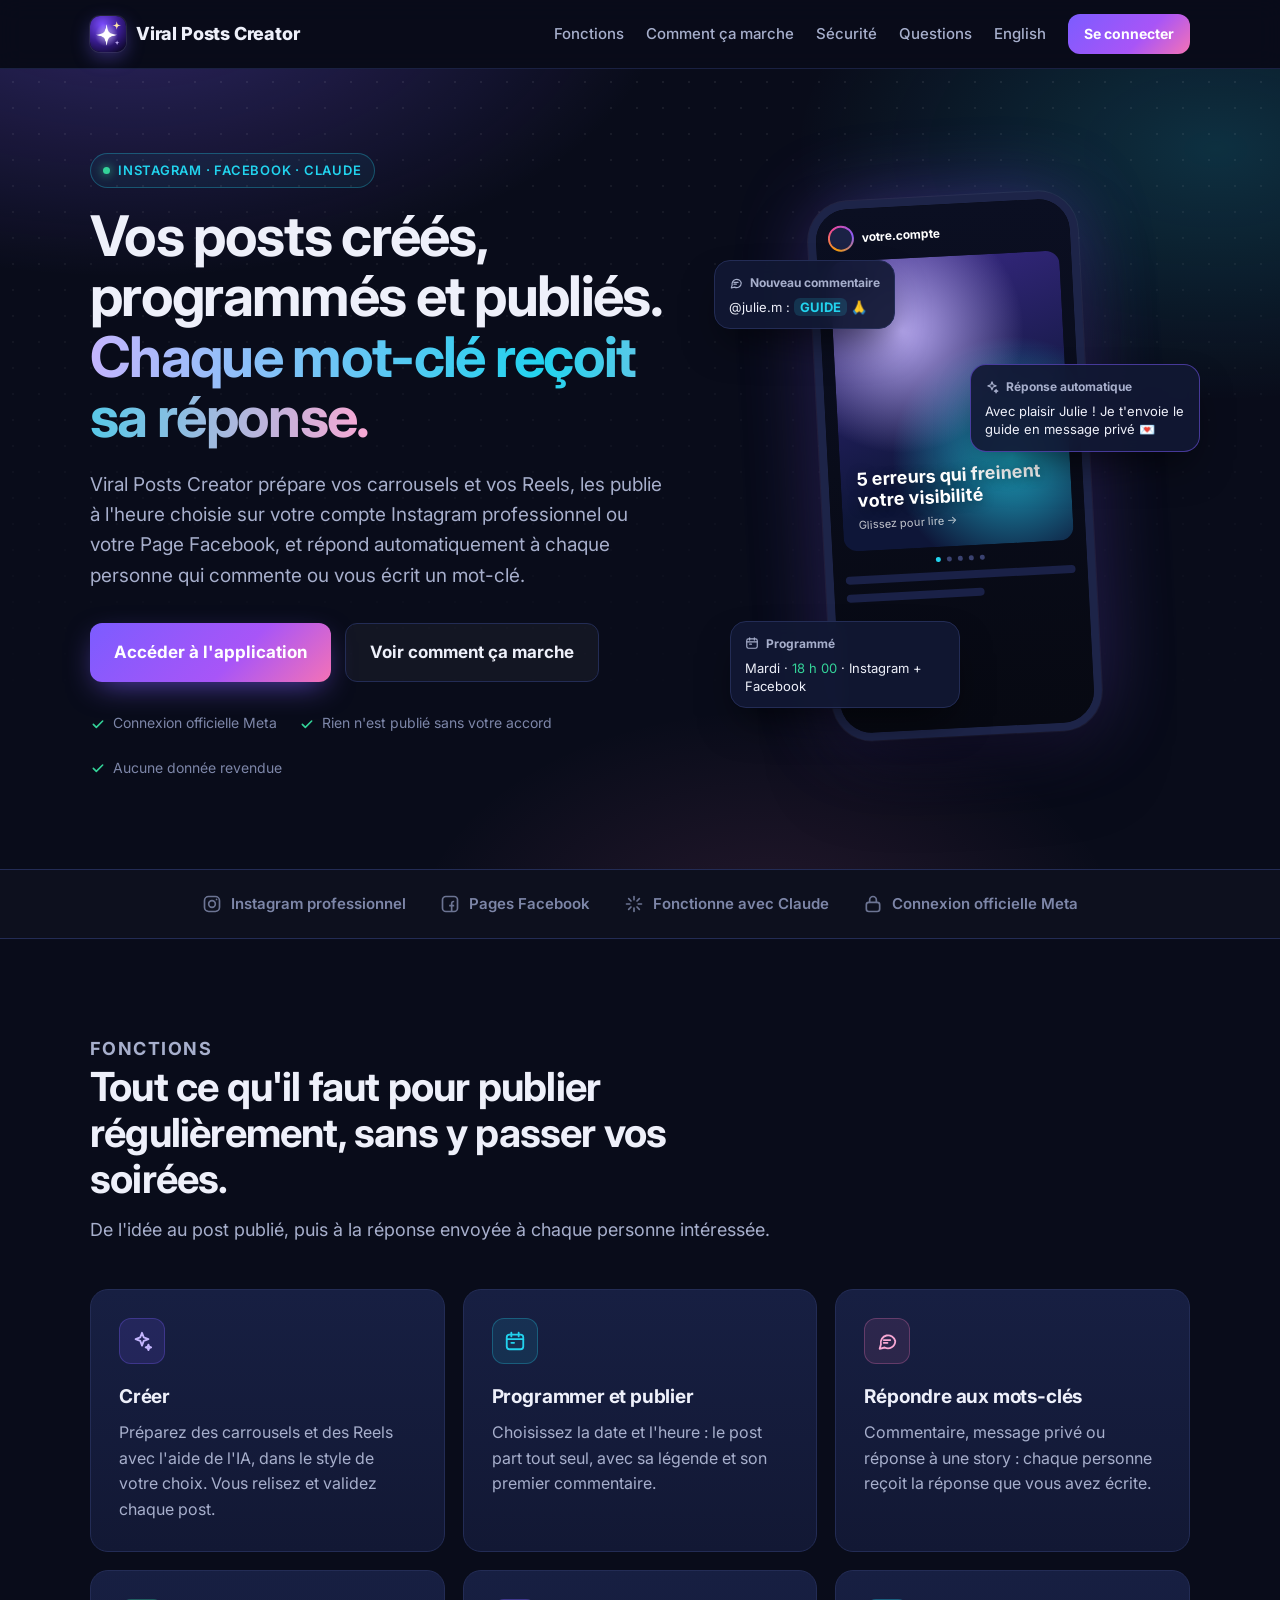
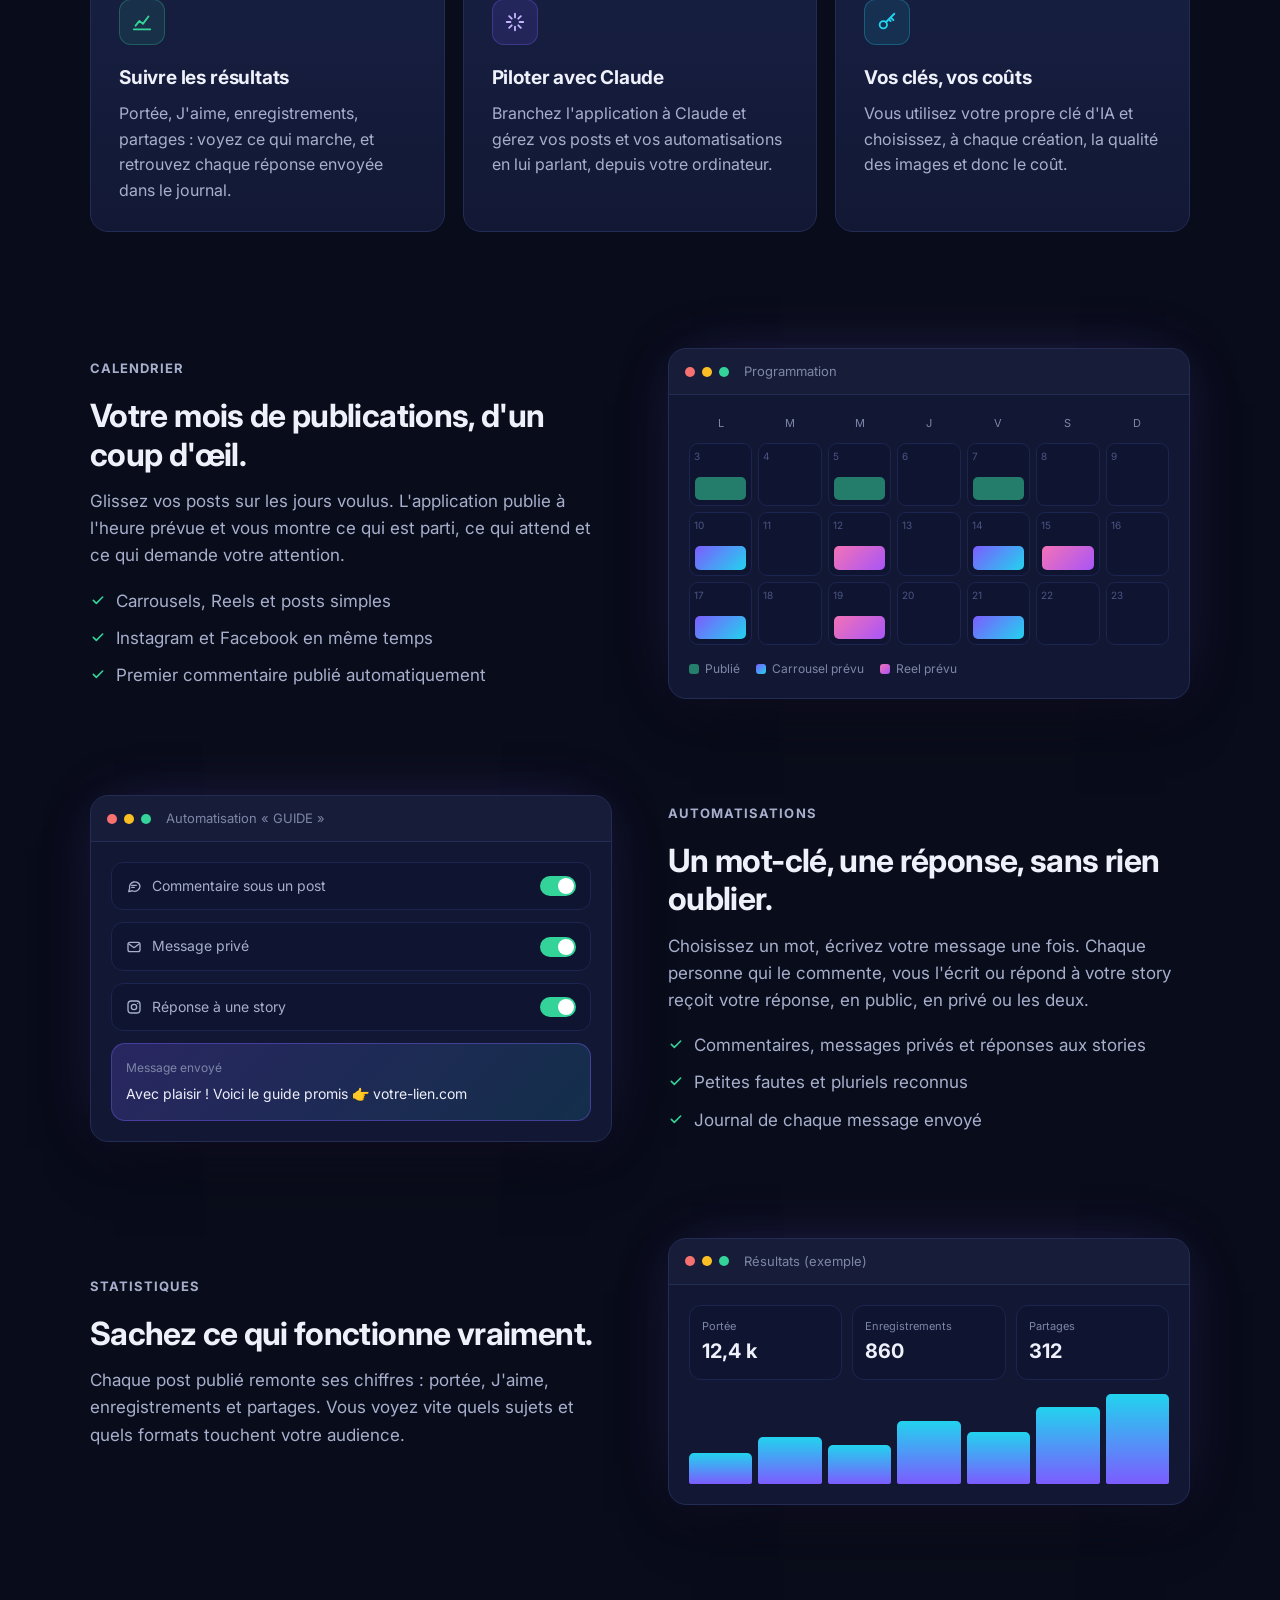
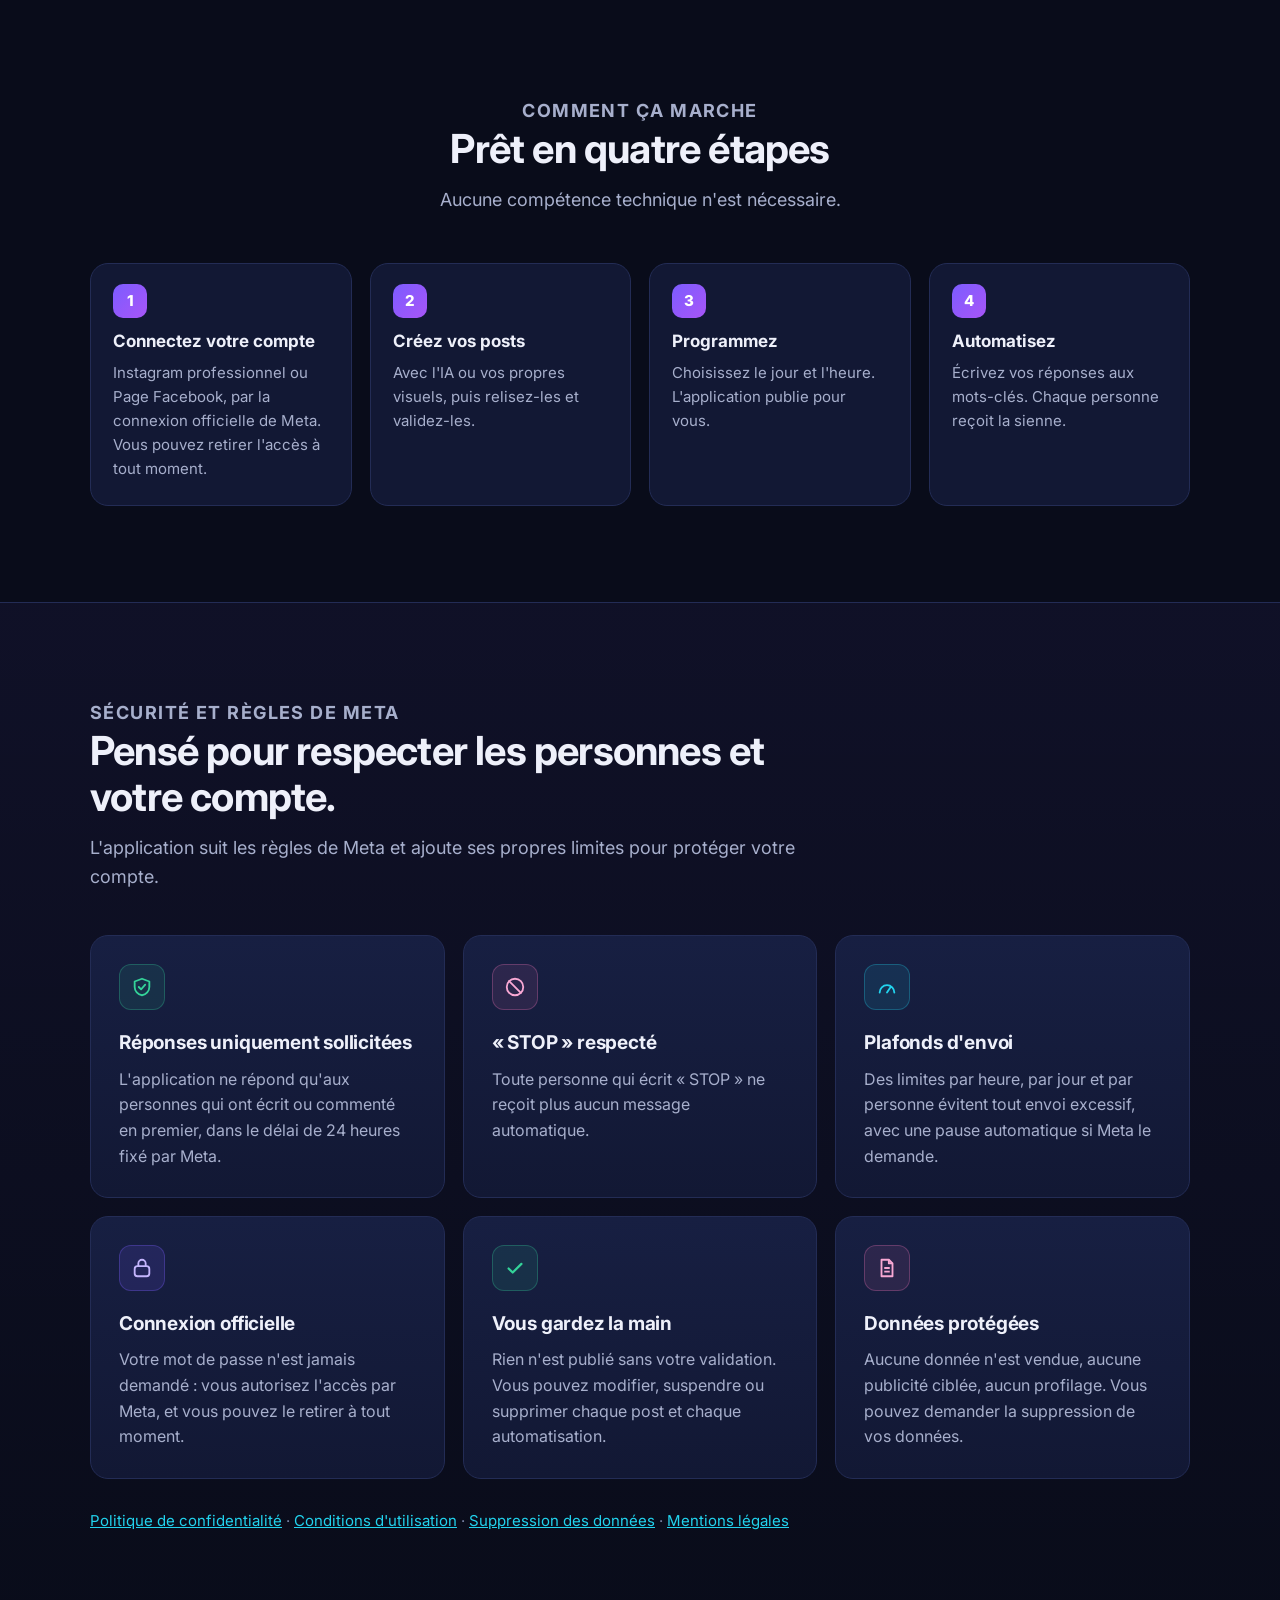
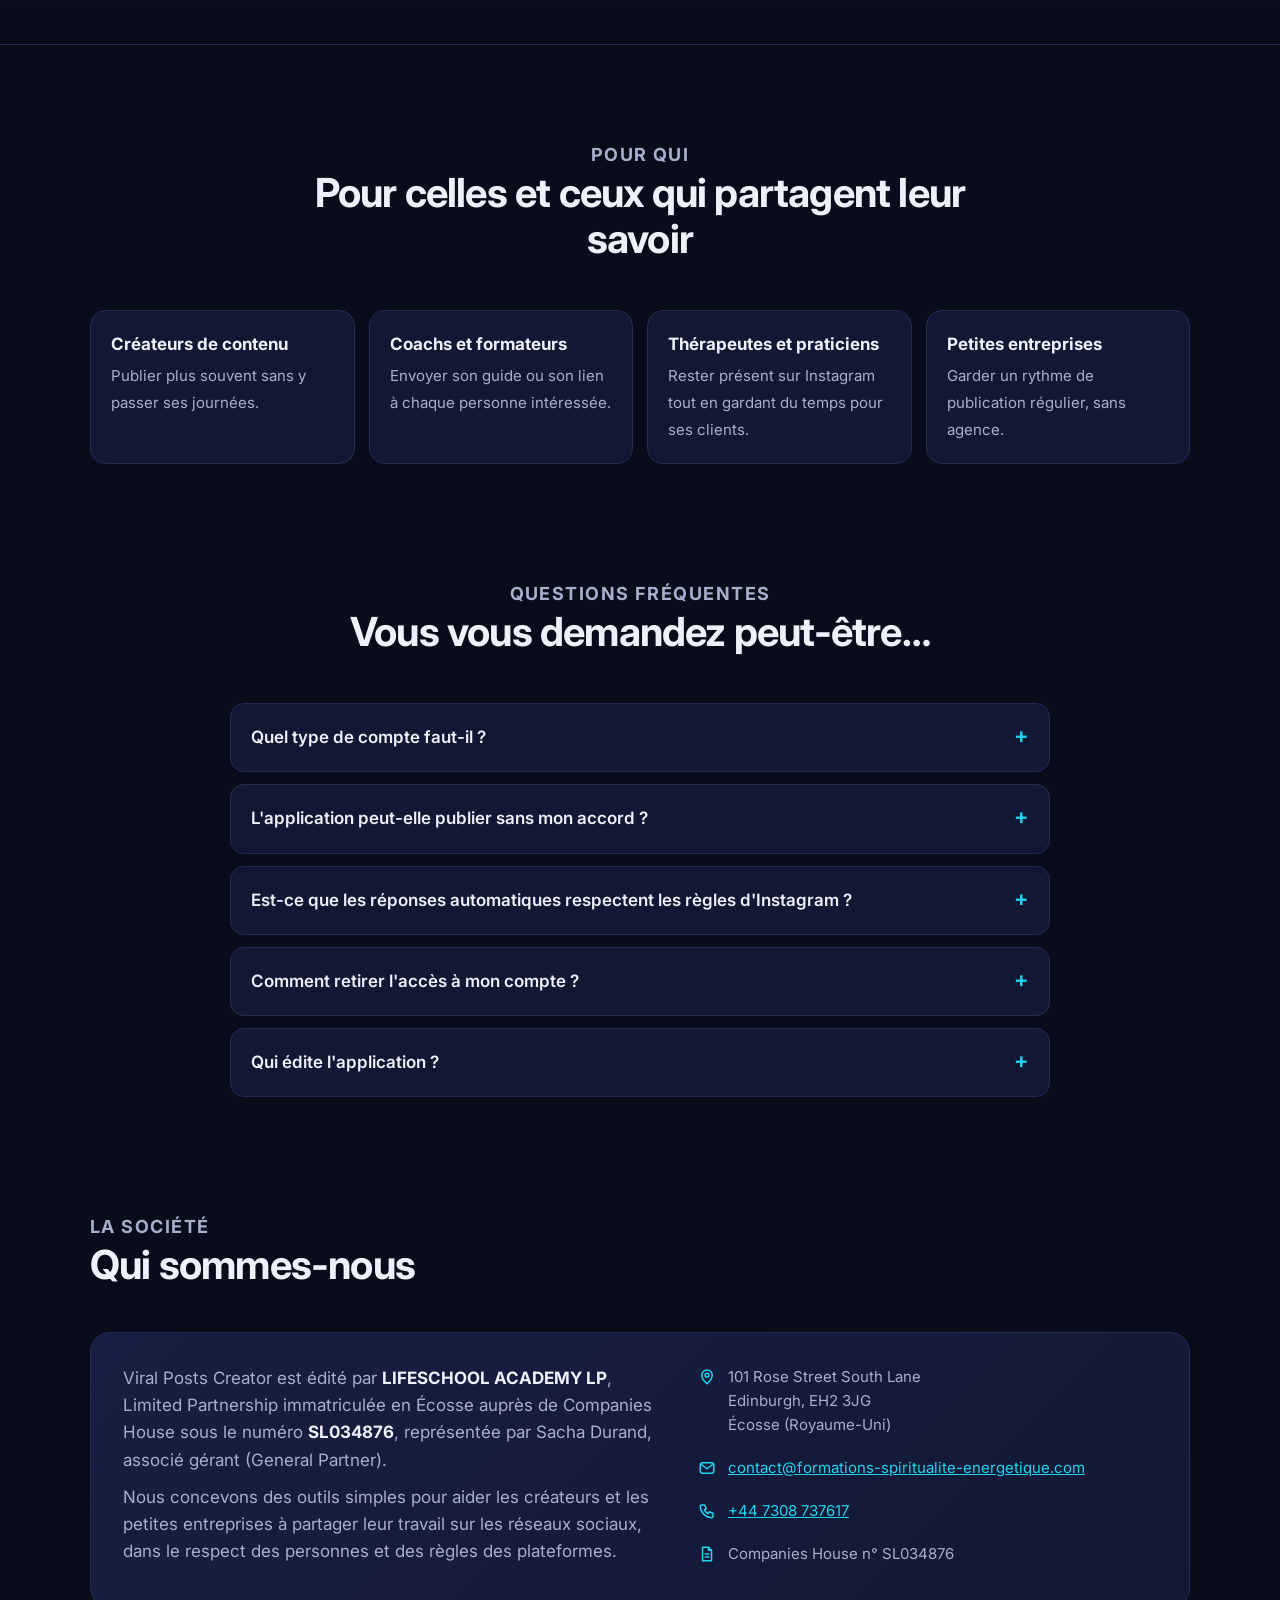
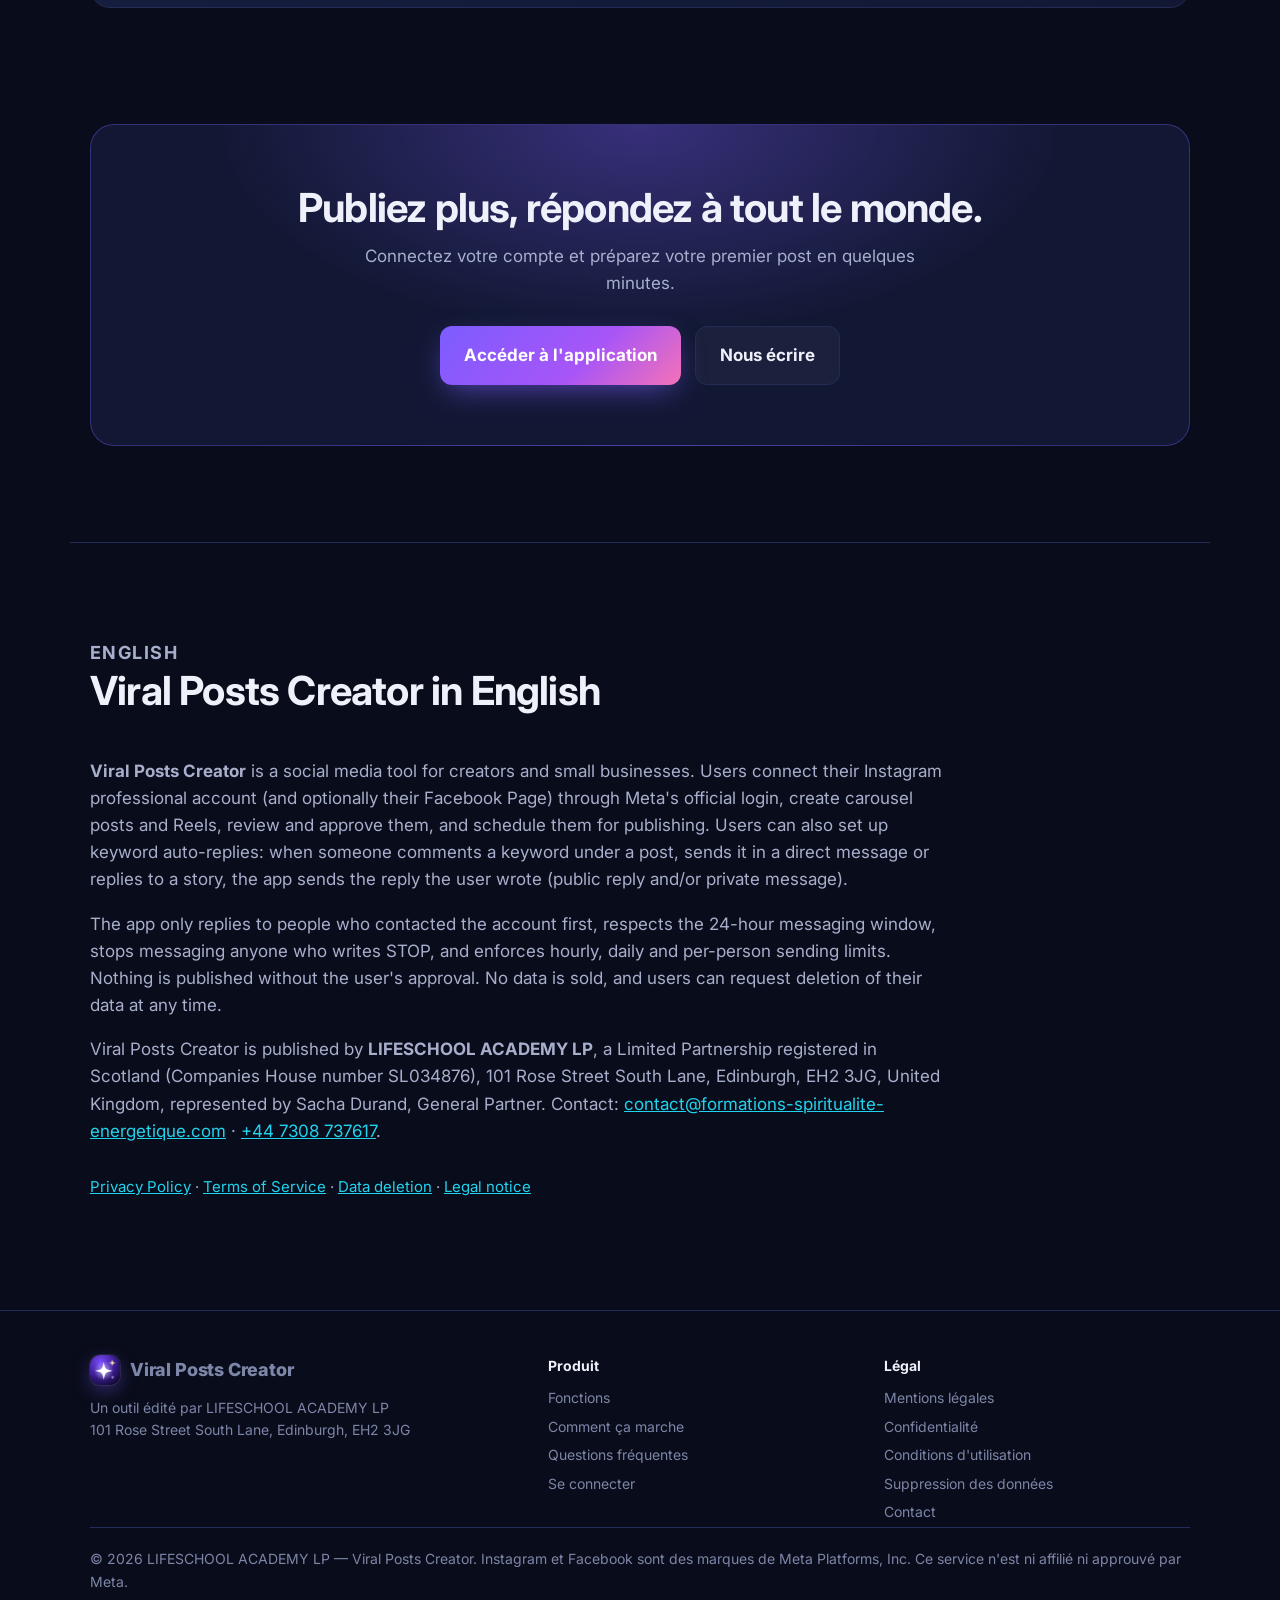
<file: index.html>
<!doctype html>
<html lang="fr">
<head>
<meta charset="utf-8">
<meta name="viewport" content="width=device-width, initial-scale=1">
<title>Viral Posts Creator — LIFESCHOOL ACADEMY LP</title>
<meta name="description" content="Viral Posts Creator : créer, programmer et publier ses posts Instagram et Facebook, et répondre automatiquement aux mots-clés. Un outil édité par LIFESCHOOL ACADEMY LP.">
<meta property="og:title" content="Viral Posts Creator">
<meta property="og:description" content="Créez, programmez et publiez vos posts Instagram et Facebook, et répondez automatiquement à chaque mot-clé.">
<meta property="og:image" content="https://formations-spiritualite-energetique.com/icone.png">
<meta name="theme-color" content="#090c1a">
<link rel="icon" type="image/png" href="/favicon.png">
<link rel="preconnect" href="https://fonts.googleapis.com">
<link rel="preconnect" href="https://fonts.gstatic.com" crossorigin>
<link href="https://fonts.googleapis.com/css2?family=Inter:wght@400;500;600;700;800&display=swap" rel="stylesheet">
<link rel="stylesheet" href="/style.css">
</head>
<body>
<svg width="0" height="0" style="position:absolute" aria-hidden="true">
  <defs>
    <symbol id="i-coche" viewBox="0 0 24 24"><path fill="none" stroke="currentColor" stroke-width="2.4" stroke-linecap="round" stroke-linejoin="round" d="M5 12.5l4.5 4.5L19 7.5"/></symbol>
    <symbol id="i-creer" viewBox="0 0 24 24"><path fill="none" stroke="currentColor" stroke-width="2" stroke-linecap="round" stroke-linejoin="round" d="M12 3l1.9 5.1L19 10l-5.1 1.9L12 17l-1.9-5.1L5 10l5.1-1.9z M19 16l.8 2.2L22 19l-2.2.8L19 22l-.8-2.2L16 19l2.2-.8z"/></symbol>
    <symbol id="i-calendrier" viewBox="0 0 24 24"><g fill="none" stroke="currentColor" stroke-width="2" stroke-linecap="round" stroke-linejoin="round"><rect x="3" y="5" width="18" height="16" rx="3"/><path d="M3 10h18M8 3v4M16 3v4M8 14h3"/></g></symbol>
    <symbol id="i-message" viewBox="0 0 24 24"><path fill="none" stroke="currentColor" stroke-width="2" stroke-linecap="round" stroke-linejoin="round" d="M21 12a8 8 0 0 1-11.6 7.1L4 20.5l1.4-4.9A8 8 0 1 1 21 12z M8.5 11h7M8.5 14h4"/></symbol>
    <symbol id="i-courbe" viewBox="0 0 24 24"><path fill="none" stroke="currentColor" stroke-width="2" stroke-linecap="round" stroke-linejoin="round" d="M3 20h18M5 16l4-5 4 3 6-8"/></symbol>
    <symbol id="i-claude" viewBox="0 0 24 24"><path fill="none" stroke="currentColor" stroke-width="2" stroke-linecap="round" d="M12 3v4M12 17v4M3 12h4M17 12h4M5.6 5.6l2.8 2.8M15.6 15.6l2.8 2.8M5.6 18.4l2.8-2.8M15.6 8.4l2.8-2.8"/></symbol>
    <symbol id="i-cle" viewBox="0 0 24 24"><g fill="none" stroke="currentColor" stroke-width="2" stroke-linecap="round" stroke-linejoin="round"><circle cx="8" cy="15" r="4"/><path d="M11 12l9-9M16 7l3 3M14 9l2 2"/></g></symbol>
    <symbol id="i-bouclier" viewBox="0 0 24 24"><path fill="none" stroke="currentColor" stroke-width="2" stroke-linecap="round" stroke-linejoin="round" d="M12 3l8 3v6c0 4.5-3.4 8.3-8 9-4.6-.7-8-4.5-8-9V6z M8.5 12l2.5 2.5 4.5-5"/></symbol>
    <symbol id="i-stop" viewBox="0 0 24 24"><g fill="none" stroke="currentColor" stroke-width="2" stroke-linecap="round"><circle cx="12" cy="12" r="9"/><path d="M5.6 5.6l12.8 12.8"/></g></symbol>
    <symbol id="i-jauge" viewBox="0 0 24 24"><path fill="none" stroke="currentColor" stroke-width="2" stroke-linecap="round" stroke-linejoin="round" d="M4 18a8 8 0 1 1 16 0 M12 18l4-6"/></symbol>
    <symbol id="i-cadenas" viewBox="0 0 24 24"><g fill="none" stroke="currentColor" stroke-width="2" stroke-linecap="round"><rect x="4" y="10" width="16" height="11" rx="3"/><path d="M8 10V7a4 4 0 0 1 8 0v3"/></g></symbol>
    <symbol id="i-lieu" viewBox="0 0 24 24"><g fill="none" stroke="currentColor" stroke-width="2"><path d="M12 21s-7-6.2-7-11.5a7 7 0 0 1 14 0C19 14.8 12 21 12 21z"/><circle cx="12" cy="9.5" r="2.5"/></g></symbol>
    <symbol id="i-mail" viewBox="0 0 24 24"><g fill="none" stroke="currentColor" stroke-width="2" stroke-linejoin="round"><rect x="3" y="5" width="18" height="14" rx="3"/><path d="M4 7l8 6 8-6"/></g></symbol>
    <symbol id="i-tel" viewBox="0 0 24 24"><path fill="none" stroke="currentColor" stroke-width="2" stroke-linejoin="round" d="M5 4h4l2 5-2.5 1.5a11 11 0 0 0 5 5L15 13l5 2v4a2 2 0 0 1-2 2A16 16 0 0 1 3 6a2 2 0 0 1 2-2z"/></symbol>
    <symbol id="i-doc" viewBox="0 0 24 24"><g fill="none" stroke="currentColor" stroke-width="2" stroke-linejoin="round"><path d="M6 3h8l4 4v14H6z"/><path d="M14 3v4h4M9 12h6M9 16h6"/></g></symbol>
    <symbol id="i-insta" viewBox="0 0 24 24"><g fill="none" stroke="currentColor" stroke-width="2"><rect x="3" y="3" width="18" height="18" rx="5"/><circle cx="12" cy="12" r="4"/><circle cx="17.5" cy="6.5" r="1" fill="currentColor" stroke="none"/></g></symbol>
    <symbol id="i-page" viewBox="0 0 24 24"><g fill="none" stroke="currentColor" stroke-width="2" stroke-linejoin="round"><rect x="3" y="3" width="18" height="18" rx="4"/><path d="M14 21v-7h3M14 14v-2.5A2.5 2.5 0 0 1 16.5 9H17M11 14h6"/></g></symbol>
  </defs>
</svg>

<header class="barre">
  <div class="contenu barre-in">
    <a class="marque" href="/"><img src="/icone.png" alt="" width="36" height="36"> Viral Posts Creator</a>
    <nav>
      <a href="#fonctions">Fonctions</a>
      <a href="#comment">Comment ça marche</a>
      <a href="#securite">Sécurité</a>
      <a href="#faq">Questions</a>
      <a href="#english">English</a>
      <a class="bouton petit" href="https://carrousels-creator-production.up.railway.app/acces">Se connecter</a>
    </nav>
  </div>
</header>

<main>
  <section class="hero">
    <div class="contenu hero-grille">
      <div>
        <p class="etiquette"><span class="point"></span> Instagram · Facebook · Claude</p>
        <h1>Vos posts créés, programmés et publiés. <span class="degrade">Chaque mot-clé reçoit sa réponse.</span></h1>
        <p class="intro">Viral Posts Creator prépare vos carrousels et vos Reels, les publie à l'heure choisie sur votre compte Instagram professionnel ou votre Page Facebook, et répond automatiquement à chaque personne qui commente ou vous écrit un mot-clé.</p>
        <div class="actions">
          <a class="bouton" href="https://carrousels-creator-production.up.railway.app/acces">Accéder à l'application</a>
          <a class="bouton secondaire" href="#comment">Voir comment ça marche</a>
        </div>
        <ul class="reassurance">
          <li><svg width="16" height="16"><use href="#i-coche"/></svg> Connexion officielle Meta</li>
          <li><svg width="16" height="16"><use href="#i-coche"/></svg> Rien n'est publié sans votre accord</li>
          <li><svg width="16" height="16"><use href="#i-coche"/></svg> Aucune donnée revendue</li>
        </ul>
      </div>

      <div class="scene" aria-hidden="true">
        <div class="telephone">
          <div class="ecran">
            <div class="ecran-haut"><div class="avatar"><span></span></div> votre.compte</div>
            <div class="post">
              <span class="pastilles">1/7</span>
              <b>5 erreurs qui freinent votre visibilité</b>
              <small>Glissez pour lire →</small>
            </div>
            <div class="post-pieds"><i></i><i></i><i></i><i></i><i></i></div>
            <div class="ligne"></div>
            <div class="ligne courte"></div>
          </div>
        </div>
        <div class="bulle commentaire">
          <div class="titre-bulle"><svg width="14" height="14"><use href="#i-message"/></svg> Nouveau commentaire</div>
          <p>@julie.m : <span class="mot">GUIDE</span> 🙏</p>
        </div>
        <div class="bulle reponse">
          <div class="titre-bulle"><svg width="14" height="14"><use href="#i-creer"/></svg> Réponse automatique</div>
          <p>Avec plaisir Julie ! Je t'envoie le guide en message privé 💌</p>
        </div>
        <div class="bulle programme">
          <div class="titre-bulle"><svg width="14" height="14"><use href="#i-calendrier"/></svg> Programmé</div>
          <p>Mardi · <span class="horloge">18 h 00</span> · Instagram + Facebook</p>
        </div>
      </div>
    </div>
  </section>

  <div class="bande">
    <div class="bande-in">
      <span><svg width="20" height="20"><use href="#i-insta"/></svg> Instagram professionnel</span>
      <span><svg width="20" height="20"><use href="#i-page"/></svg> Pages Facebook</span>
      <span><svg width="20" height="20"><use href="#i-claude"/></svg> Fonctionne avec Claude</span>
      <span><svg width="20" height="20"><use href="#i-cadenas"/></svg> Connexion officielle Meta</span>
    </div>
  </div>

  <section id="fonctions" class="contenu bloc">
    <div class="entete-bloc">
      <p class="surtitre">Fonctions</p>
      <h2>Tout ce qu'il faut pour publier régulièrement, sans y passer vos soirées.</h2>
      <p>De l'idée au post publié, puis à la réponse envoyée à chaque personne intéressée.</p>
    </div>
    <div class="grille">
      <article class="carte">
        <div class="icone"><svg width="22" height="22"><use href="#i-creer"/></svg></div>
        <h3>Créer</h3>
        <p>Préparez des carrousels et des Reels avec l'aide de l'IA, dans le style de votre choix. Vous relisez et validez chaque post.</p>
      </article>
      <article class="carte">
        <div class="icone cyan"><svg width="22" height="22"><use href="#i-calendrier"/></svg></div>
        <h3>Programmer et publier</h3>
        <p>Choisissez la date et l'heure : le post part tout seul, avec sa légende et son premier commentaire.</p>
      </article>
      <article class="carte">
        <div class="icone rose"><svg width="22" height="22"><use href="#i-message"/></svg></div>
        <h3>Répondre aux mots-clés</h3>
        <p>Commentaire, message privé ou réponse à une story : chaque personne reçoit la réponse que vous avez écrite.</p>
      </article>
      <article class="carte">
        <div class="icone vert"><svg width="22" height="22"><use href="#i-courbe"/></svg></div>
        <h3>Suivre les résultats</h3>
        <p>Portée, J'aime, enregistrements, partages : voyez ce qui marche, et retrouvez chaque réponse envoyée dans le journal.</p>
      </article>
      <article class="carte">
        <div class="icone"><svg width="22" height="22"><use href="#i-claude"/></svg></div>
        <h3>Piloter avec Claude</h3>
        <p>Branchez l'application à Claude et gérez vos posts et vos automatisations en lui parlant, depuis votre ordinateur.</p>
      </article>
      <article class="carte">
        <div class="icone cyan"><svg width="22" height="22"><use href="#i-cle"/></svg></div>
        <h3>Vos clés, vos coûts</h3>
        <p>Vous utilisez votre propre clé d'IA et choisissez, à chaque création, la qualité des images et donc le coût.</p>
      </article>
    </div>
  </section>

  <section class="contenu bloc" style="padding-top:20px">
    <div class="demo">
      <div class="demo-texte">
        <p class="surtitre">Calendrier</p>
        <h3>Votre mois de publications, d'un coup d'œil.</h3>
        <p>Glissez vos posts sur les jours voulus. L'application publie à l'heure prévue et vous montre ce qui est parti, ce qui attend et ce qui demande votre attention.</p>
        <ul class="coches">
          <li><svg width="16" height="16"><use href="#i-coche"/></svg> Carrousels, Reels et posts simples</li>
          <li><svg width="16" height="16"><use href="#i-coche"/></svg> Instagram et Facebook en même temps</li>
          <li><svg width="16" height="16"><use href="#i-coche"/></svg> Premier commentaire publié automatiquement</li>
        </ul>
      </div>
      <div class="fenetre" aria-hidden="true">
        <div class="fenetre-barre"><i></i><i></i><i></i><span>Programmation</span></div>
        <div class="fenetre-corps">
          <div class="calendrier">
            <div class="jour">L</div><div class="jour">M</div><div class="jour">M</div><div class="jour">J</div><div class="jour">V</div><div class="jour">S</div><div class="jour">D</div>
            <div class="case publie">3</div><div class="case">4</div><div class="case publie">5</div><div class="case">6</div><div class="case publie">7</div><div class="case">8</div><div class="case">9</div>
            <div class="case prevu">10</div><div class="case">11</div><div class="case prevu rose">12</div><div class="case">13</div><div class="case prevu">14</div><div class="case prevu rose">15</div><div class="case">16</div>
            <div class="case prevu">17</div><div class="case">18</div><div class="case prevu rose">19</div><div class="case">20</div><div class="case prevu">21</div><div class="case">22</div><div class="case">23</div>
          </div>
          <div class="legende-cal">
            <span><b style="background:rgba(52,211,153,.55)"></b>Publié</span>
            <span><b style="background:linear-gradient(135deg,#7c5cff,#22d3ee)"></b>Carrousel prévu</span>
            <span><b style="background:linear-gradient(135deg,#f472b6,#a855f7)"></b>Reel prévu</span>
          </div>
        </div>
      </div>
    </div>

    <div class="demo inverse">
      <div class="demo-texte">
        <p class="surtitre">Automatisations</p>
        <h3>Un mot-clé, une réponse, sans rien oublier.</h3>
        <p>Choisissez un mot, écrivez votre message une fois. Chaque personne qui le commente, vous l'écrit ou répond à votre story reçoit votre réponse, en public, en privé ou les deux.</p>
        <ul class="coches">
          <li><svg width="16" height="16"><use href="#i-coche"/></svg> Commentaires, messages privés et réponses aux stories</li>
          <li><svg width="16" height="16"><use href="#i-coche"/></svg> Petites fautes et pluriels reconnus</li>
          <li><svg width="16" height="16"><use href="#i-coche"/></svg> Journal de chaque message envoyé</li>
        </ul>
      </div>
      <div class="fenetre" aria-hidden="true">
        <div class="fenetre-barre"><i></i><i></i><i></i><span>Automatisation « GUIDE »</span></div>
        <div class="fenetre-corps regle">
          <div class="regle-ligne"><span class="gauche"><svg width="16" height="16"><use href="#i-message"/></svg> Commentaire sous un post</span><span class="interrupteur"></span></div>
          <div class="regle-ligne"><span class="gauche"><svg width="16" height="16"><use href="#i-mail"/></svg> Message privé</span><span class="interrupteur"></span></div>
          <div class="regle-ligne"><span class="gauche"><svg width="16" height="16"><use href="#i-insta"/></svg> Réponse à une story</span><span class="interrupteur"></span></div>
          <div class="message-auto"><small>Message envoyé</small>Avec plaisir ! Voici le guide promis 👉 votre-lien.com</div>
        </div>
      </div>
    </div>

    <div class="demo">
      <div class="demo-texte">
        <p class="surtitre">Statistiques</p>
        <h3>Sachez ce qui fonctionne vraiment.</h3>
        <p>Chaque post publié remonte ses chiffres : portée, J'aime, enregistrements et partages. Vous voyez vite quels sujets et quels formats touchent votre audience.</p>
      </div>
      <div class="fenetre" aria-hidden="true">
        <div class="fenetre-barre"><i></i><i></i><i></i><span>Résultats (exemple)</span></div>
        <div class="fenetre-corps">
          <div class="stats">
            <div class="stat"><small>Portée</small><b>12,4 k</b></div>
            <div class="stat"><small>Enregistrements</small><b>860</b></div>
            <div class="stat"><small>Partages</small><b>312</b></div>
          </div>
          <div class="barres"><i style="height:35%"></i><i style="height:52%"></i><i style="height:44%"></i><i style="height:70%"></i><i style="height:58%"></i><i style="height:86%"></i><i style="height:100%"></i></div>
        </div>
      </div>
    </div>
  </section>

  <section id="comment" class="contenu bloc">
    <div class="entete-bloc centre">
      <p class="surtitre">Comment ça marche</p>
      <h2>Prêt en quatre étapes</h2>
      <p>Aucune compétence technique n'est nécessaire.</p>
    </div>
    <ol class="etapes">
      <li><strong>Connectez votre compte</strong>Instagram professionnel ou Page Facebook, par la connexion officielle de Meta. Vous pouvez retirer l'accès à tout moment.</li>
      <li><strong>Créez vos posts</strong>Avec l'IA ou vos propres visuels, puis relisez-les et validez-les.</li>
      <li><strong>Programmez</strong>Choisissez le jour et l'heure. L'application publie pour vous.</li>
      <li><strong>Automatisez</strong>Écrivez vos réponses aux mots-clés. Chaque personne reçoit la sienne.</li>
    </ol>
  </section>

  <section id="securite" class="bloc securite">
    <div class="contenu">
      <div class="entete-bloc">
        <p class="surtitre">Sécurité et règles de Meta</p>
        <h2>Pensé pour respecter les personnes et votre compte.</h2>
        <p>L'application suit les règles de Meta et ajoute ses propres limites pour protéger votre compte.</p>
      </div>
      <div class="grille">
        <article class="carte">
          <div class="icone vert"><svg width="22" height="22"><use href="#i-bouclier"/></svg></div>
          <h3>Réponses uniquement sollicitées</h3>
          <p>L'application ne répond qu'aux personnes qui ont écrit ou commenté en premier, dans le délai de 24 heures fixé par Meta.</p>
        </article>
        <article class="carte">
          <div class="icone rose"><svg width="22" height="22"><use href="#i-stop"/></svg></div>
          <h3>« STOP » respecté</h3>
          <p>Toute personne qui écrit « STOP » ne reçoit plus aucun message automatique.</p>
        </article>
        <article class="carte">
          <div class="icone cyan"><svg width="22" height="22"><use href="#i-jauge"/></svg></div>
          <h3>Plafonds d'envoi</h3>
          <p>Des limites par heure, par jour et par personne évitent tout envoi excessif, avec une pause automatique si Meta le demande.</p>
        </article>
        <article class="carte">
          <div class="icone"><svg width="22" height="22"><use href="#i-cadenas"/></svg></div>
          <h3>Connexion officielle</h3>
          <p>Votre mot de passe n'est jamais demandé : vous autorisez l'accès par Meta, et vous pouvez le retirer à tout moment.</p>
        </article>
        <article class="carte">
          <div class="icone vert"><svg width="22" height="22"><use href="#i-coche"/></svg></div>
          <h3>Vous gardez la main</h3>
          <p>Rien n'est publié sans votre validation. Vous pouvez modifier, suspendre ou supprimer chaque post et chaque automatisation.</p>
        </article>
        <article class="carte">
          <div class="icone rose"><svg width="22" height="22"><use href="#i-doc"/></svg></div>
          <h3>Données protégées</h3>
          <p>Aucune donnée n'est vendue, aucune publicité ciblée, aucun profilage. Vous pouvez demander la suppression de vos données.</p>
        </article>
      </div>
      <p class="liens-legaux">
        <a href="https://carrousels-creator-production.up.railway.app/confidentialite">Politique de confidentialité</a> ·
        <a href="https://carrousels-creator-production.up.railway.app/conditions">Conditions d'utilisation</a> ·
        <a href="https://carrousels-creator-production.up.railway.app/suppression-donnees">Suppression des données</a> ·
        <a href="/mentions-legales.html">Mentions légales</a>
      </p>
    </div>
  </section>

  <section class="contenu bloc">
    <div class="entete-bloc centre">
      <p class="surtitre">Pour qui</p>
      <h2>Pour celles et ceux qui partagent leur savoir</h2>
    </div>
    <div class="publics">
      <div class="public"><b>Créateurs de contenu</b><span>Publier plus souvent sans y passer ses journées.</span></div>
      <div class="public"><b>Coachs et formateurs</b><span>Envoyer son guide ou son lien à chaque personne intéressée.</span></div>
      <div class="public"><b>Thérapeutes et praticiens</b><span>Rester présent sur Instagram tout en gardant du temps pour ses clients.</span></div>
      <div class="public"><b>Petites entreprises</b><span>Garder un rythme de publication régulier, sans agence.</span></div>
    </div>
  </section>

  <section id="faq" class="contenu bloc" style="padding-top:20px">
    <div class="entete-bloc centre">
      <p class="surtitre">Questions fréquentes</p>
      <h2>Vous vous demandez peut-être…</h2>
    </div>
    <div class="faq">
      <details>
        <summary>Quel type de compte faut-il ?</summary>
        <p>Un compte Instagram professionnel (créateur ou entreprise), et si vous le souhaitez une Page Facebook. La connexion se fait par la fenêtre officielle de Meta.</p>
      </details>
      <details>
        <summary>L'application peut-elle publier sans mon accord ?</summary>
        <p>Non. Chaque post est relu et validé par vous avant d'être programmé. Vous pouvez le modifier ou l'annuler jusqu'à l'heure de publication.</p>
      </details>
      <details>
        <summary>Est-ce que les réponses automatiques respectent les règles d'Instagram ?</summary>
        <p>Oui. L'application ne répond qu'aux personnes qui vous ont écrit ou ont commenté en premier, dans le délai de 24 heures prévu par Meta, et des plafonds d'envoi protègent votre compte.</p>
      </details>
      <details>
        <summary>Comment retirer l'accès à mon compte ?</summary>
        <p>À tout moment depuis l'application, ou depuis les paramètres de votre compte Instagram / Facebook (Intégrations professionnelles). Vous pouvez aussi demander la suppression de vos données sur la page <a href="https://carrousels-creator-production.up.railway.app/suppression-donnees">Suppression des données</a>.</p>
      </details>
      <details>
        <summary>Qui édite l'application ?</summary>
        <p>LIFESCHOOL ACADEMY LP, société immatriculée en Écosse (Companies House n° SL034876). Vous pouvez nous écrire à <a href="mailto:contact@formations-spiritualite-energetique.com">contact@formations-spiritualite-energetique.com</a>.</p>
      </details>
    </div>
  </section>

  <section id="societe" class="contenu bloc" style="padding-top:20px">
    <div class="entete-bloc">
      <p class="surtitre">La société</p>
      <h2>Qui sommes-nous</h2>
    </div>
    <div class="societe">
      <div>
        <p>Viral Posts Creator est édité par <strong>LIFESCHOOL ACADEMY LP</strong>, Limited Partnership immatriculée en Écosse auprès de Companies House sous le numéro <strong>SL034876</strong>, représentée par Sacha Durand, associé gérant (General Partner).</p>
        <p>Nous concevons des outils simples pour aider les créateurs et les petites entreprises à partager leur travail sur les réseaux sociaux, dans le respect des personnes et des règles des plateformes.</p>
      </div>
      <div class="fiche">
        <div><svg width="18" height="18"><use href="#i-lieu"/></svg><span>101 Rose Street South Lane<br>Edinburgh, EH2 3JG<br>Écosse (Royaume-Uni)</span></div>
        <div><svg width="18" height="18"><use href="#i-mail"/></svg><a href="mailto:contact@formations-spiritualite-energetique.com">contact@formations-spiritualite-energetique.com</a></div>
        <div><svg width="18" height="18"><use href="#i-tel"/></svg><a href="tel:+447308737617">+44 7308 737617</a></div>
        <div><svg width="18" height="18"><use href="#i-doc"/></svg><span>Companies House n° SL034876</span></div>
      </div>
    </div>
  </section>

  <section class="contenu bloc" style="padding-top:20px">
    <div class="appel">
      <h2>Publiez plus, répondez à tout le monde.</h2>
      <p>Connectez votre compte et préparez votre premier post en quelques minutes.</p>
      <div class="actions">
        <a class="bouton" href="https://carrousels-creator-production.up.railway.app/acces">Accéder à l'application</a>
        <a class="bouton secondaire" href="mailto:contact@formations-spiritualite-energetique.com">Nous écrire</a>
      </div>
    </div>
  </section>

  <section id="english" class="contenu bloc anglais">
    <div class="entete-bloc">
      <p class="surtitre">English</p>
      <h2>Viral Posts Creator in English</h2>
    </div>
    <p><strong>Viral Posts Creator</strong> is a social media tool for creators and small businesses. Users connect their Instagram professional account (and optionally their Facebook Page) through Meta's official login, create carousel posts and Reels, review and approve them, and schedule them for publishing. Users can also set up keyword auto-replies: when someone comments a keyword under a post, sends it in a direct message or replies to a story, the app sends the reply the user wrote (public reply and/or private message).</p>
    <p>The app only replies to people who contacted the account first, respects the 24-hour messaging window, stops messaging anyone who writes STOP, and enforces hourly, daily and per-person sending limits. Nothing is published without the user's approval. No data is sold, and users can request deletion of their data at any time.</p>
    <p>Viral Posts Creator is published by <strong>LIFESCHOOL ACADEMY LP</strong>, a Limited Partnership registered in Scotland (Companies House number SL034876), 101 Rose Street South Lane, Edinburgh, EH2 3JG, United Kingdom, represented by Sacha Durand, General Partner. Contact: <a href="mailto:contact@formations-spiritualite-energetique.com">contact@formations-spiritualite-energetique.com</a> · <a href="tel:+447308737617">+44 7308 737617</a>.</p>
    <p class="liens-legaux">
      <a href="https://carrousels-creator-production.up.railway.app/confidentialite">Privacy Policy</a> ·
      <a href="https://carrousels-creator-production.up.railway.app/conditions">Terms of Service</a> ·
      <a href="https://carrousels-creator-production.up.railway.app/suppression-donnees">Data deletion</a> ·
      <a href="/mentions-legales.html#english">Legal notice</a>
    </p>
  </section>
</main>

<footer class="pied">
  <div class="contenu">
    <div class="pied-grille">
      <div>
        <a class="marque" href="/"><img src="/icone.png" alt="" width="30" height="30"> Viral Posts Creator</a>
        <p style="margin-top:12px">Un outil édité par LIFESCHOOL ACADEMY LP<br>101 Rose Street South Lane, Edinburgh, EH2 3JG</p>
      </div>
      <div>
        <h4>Produit</h4>
        <ul>
          <li><a href="#fonctions">Fonctions</a></li>
          <li><a href="#comment">Comment ça marche</a></li>
          <li><a href="#faq">Questions fréquentes</a></li>
          <li><a href="https://carrousels-creator-production.up.railway.app/acces">Se connecter</a></li>
        </ul>
      </div>
      <div>
        <h4>Légal</h4>
        <ul>
          <li><a href="/mentions-legales.html">Mentions légales</a></li>
          <li><a href="https://carrousels-creator-production.up.railway.app/confidentialite">Confidentialité</a></li>
          <li><a href="https://carrousels-creator-production.up.railway.app/conditions">Conditions d'utilisation</a></li>
          <li><a href="https://carrousels-creator-production.up.railway.app/suppression-donnees">Suppression des données</a></li>
          <li><a href="mailto:contact@formations-spiritualite-energetique.com">Contact</a></li>
        </ul>
      </div>
    </div>
    <p class="pied-bas">© 2026 LIFESCHOOL ACADEMY LP — Viral Posts Creator. Instagram et Facebook sont des marques de Meta Platforms, Inc. Ce service n'est ni affilié ni approuvé par Meta.</p>
  </div>
</footer>
</body>
</html>
</file>
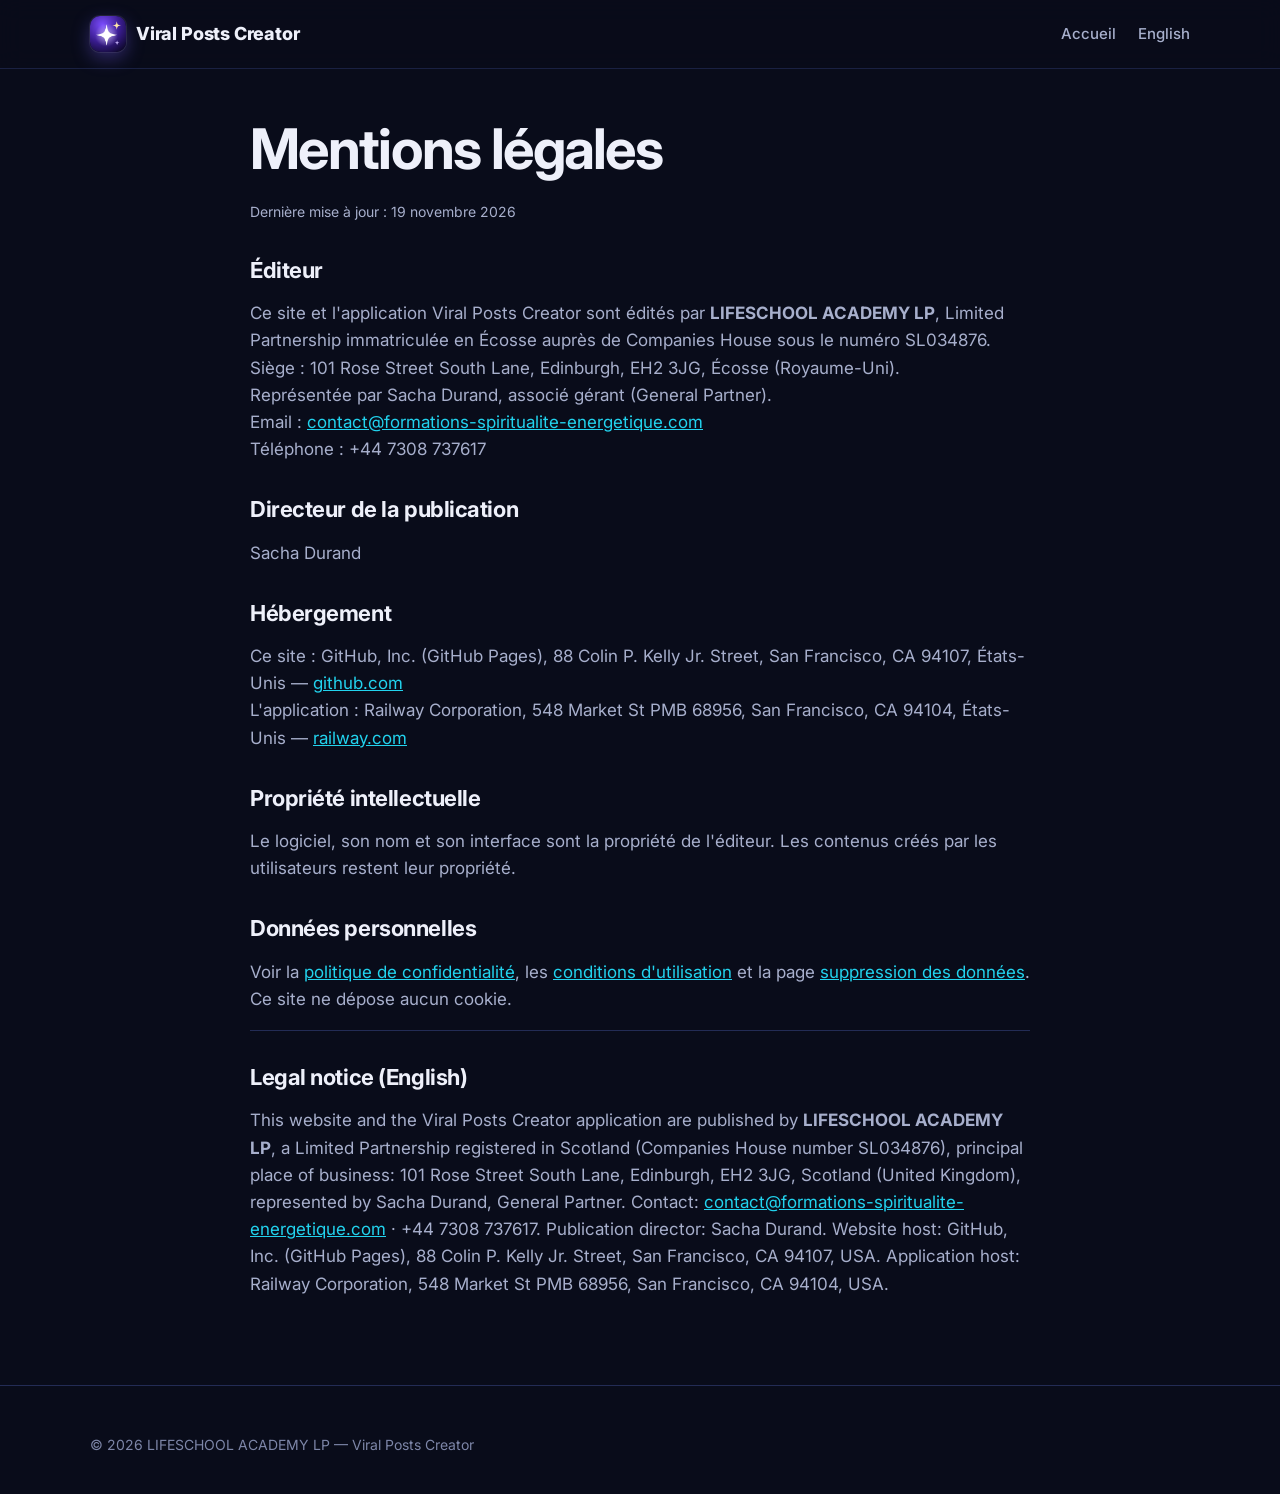
<file: mentions-legales.html>
<!doctype html>
<html lang="fr">
<head>
<meta charset="utf-8">
<meta name="viewport" content="width=device-width, initial-scale=1">
<title>Mentions légales — Viral Posts Creator</title>
<link rel="icon" type="image/png" href="/favicon.png">
<link rel="preconnect" href="https://fonts.googleapis.com">
<link rel="preconnect" href="https://fonts.gstatic.com" crossorigin>
<link href="https://fonts.googleapis.com/css2?family=Inter:wght@400;500;600;700;800&display=swap" rel="stylesheet">
<link rel="stylesheet" href="/style.css">
</head>
<body>
<header class="barre">
  <div class="contenu barre-in">
    <a class="marque" href="/"><img src="/icone.png" alt="" width="36" height="36"> Viral Posts Creator</a>
    <nav><a href="/">Accueil</a><a href="#english">English</a></nav>
  </div>
</header>
<main class="contenu page">
  <h1>Mentions légales</h1>
  <p class="date">Dernière mise à jour : 19 novembre 2026</p>

  <h2>Éditeur</h2>
  <p>Ce site et l'application Viral Posts Creator sont édités par <strong>LIFESCHOOL ACADEMY LP</strong>, Limited Partnership immatriculée en Écosse auprès de Companies House sous le numéro SL034876.<br>
  Siège : 101 Rose Street South Lane, Edinburgh, EH2 3JG, Écosse (Royaume-Uni).<br>
  Représentée par Sacha Durand, associé gérant (General Partner).<br>
  Email : <a href="mailto:contact@formations-spiritualite-energetique.com">contact@formations-spiritualite-energetique.com</a><br>
  Téléphone : +44 7308 737617</p>

  <h2>Directeur de la publication</h2>
  <p>Sacha Durand</p>

  <h2>Hébergement</h2>
  <p>Ce site : GitHub, Inc. (GitHub Pages), 88 Colin P. Kelly Jr. Street, San Francisco, CA 94107, États-Unis — <a href="https://github.com">github.com</a><br>
  L'application : Railway Corporation, 548 Market St PMB 68956, San Francisco, CA 94104, États-Unis — <a href="https://railway.com">railway.com</a></p>

  <h2>Propriété intellectuelle</h2>
  <p>Le logiciel, son nom et son interface sont la propriété de l'éditeur. Les contenus créés par les utilisateurs restent leur propriété.</p>

  <h2>Données personnelles</h2>
  <p>Voir la <a href="https://carrousels-creator-production.up.railway.app/confidentialite">politique de confidentialité</a>, les <a href="https://carrousels-creator-production.up.railway.app/conditions">conditions d'utilisation</a> et la page <a href="https://carrousels-creator-production.up.railway.app/suppression-donnees">suppression des données</a>. Ce site ne dépose aucun cookie.</p>

  <section id="english" class="anglais">
    <h2>Legal notice (English)</h2>
    <p>This website and the Viral Posts Creator application are published by <strong>LIFESCHOOL ACADEMY LP</strong>, a Limited Partnership registered in Scotland (Companies House number SL034876), principal place of business: 101 Rose Street South Lane, Edinburgh, EH2 3JG, Scotland (United Kingdom), represented by Sacha Durand, General Partner. Contact: <a href="mailto:contact@formations-spiritualite-energetique.com">contact@formations-spiritualite-energetique.com</a> · +44 7308 737617. Publication director: Sacha Durand. Website host: GitHub, Inc. (GitHub Pages), 88 Colin P. Kelly Jr. Street, San Francisco, CA 94107, USA. Application host: Railway Corporation, 548 Market St PMB 68956, San Francisco, CA 94104, USA.</p>
  </section>
</main>
<footer class="pied">
  <div class="contenu"><p>© 2026 LIFESCHOOL ACADEMY LP — Viral Posts Creator</p></div>
</footer>
</body>
</html>
</file>
<file: style.css>
:root{--fond:#090c1a;--fond2:#0f1428;--texte:#eef0fa;--doux:#a7afcc;--pale:#7d86a8;--accent:#7c5cff;--accent2:#22d3ee;--rose:#f472b6;--carte:#121834;--carte2:#171f42;--bord:#232c55;--vert:#34d399}
*{box-sizing:border-box}
html{scroll-behavior:smooth}
body{margin:0;background:var(--fond);color:var(--texte);font-family:Inter,system-ui,-apple-system,Segoe UI,Roboto,sans-serif;line-height:1.6;font-size:17px;overflow-x:hidden}
a{color:var(--accent2)}
img{max-width:100%}
.contenu{max-width:1140px;margin:0 auto;padding:0 20px}

/* Barre du haut */
.barre{position:sticky;top:0;z-index:20;background:rgba(9,12,26,.78);backdrop-filter:blur(12px);-webkit-backdrop-filter:blur(12px);border-bottom:1px solid rgba(35,44,85,.7)}
.barre-in{display:flex;align-items:center;justify-content:space-between;gap:16px;min-height:68px;flex-wrap:wrap}
.marque{display:flex;align-items:center;gap:10px;color:var(--texte);text-decoration:none;font-weight:800;font-size:18px;letter-spacing:-.01em}
.marque img{border-radius:10px;box-shadow:0 0 0 1px rgba(255,255,255,.08),0 6px 18px rgba(124,92,255,.35)}
nav{display:flex;align-items:center;gap:22px;flex-wrap:wrap}
nav a{color:var(--doux);text-decoration:none;font-size:15px;font-weight:500}
nav a:hover{color:var(--texte)}

/* Boutons */
.bouton{display:inline-flex;align-items:center;gap:8px;background:linear-gradient(135deg,var(--accent),#a855f7 60%,var(--rose));color:#fff!important;text-decoration:none;font-weight:700;padding:15px 24px;border-radius:12px;box-shadow:0 10px 30px -8px rgba(124,92,255,.65);transition:transform .15s,box-shadow .15s}
.bouton:hover{transform:translateY(-1px);box-shadow:0 14px 34px -8px rgba(124,92,255,.8)}
.bouton.petit{padding:9px 16px;font-size:14px;box-shadow:none}
.bouton.secondaire{background:rgba(255,255,255,.04);border:1px solid var(--bord);box-shadow:none;color:var(--texte)!important}
.bouton.secondaire:hover{background:rgba(255,255,255,.08)}

/* Héros */
.hero{position:relative;padding:84px 0 90px;background:radial-gradient(900px 480px at 10% -10%,rgba(124,92,255,.32),transparent 60%),radial-gradient(700px 420px at 95% 10%,rgba(34,211,238,.18),transparent 60%),radial-gradient(600px 400px at 60% 110%,rgba(244,114,182,.12),transparent 60%)}
.hero::after{content:"";position:absolute;inset:0;background-image:radial-gradient(rgba(255,255,255,.07) 1px,transparent 1px);background-size:26px 26px;mask-image:linear-gradient(180deg,#000,transparent 85%);-webkit-mask-image:linear-gradient(180deg,#000,transparent 85%);pointer-events:none}
.hero-grille{position:relative;z-index:1;display:grid;grid-template-columns:1.1fr .9fr;gap:56px;align-items:center}
.etiquette{display:inline-flex;align-items:center;gap:8px;color:var(--accent2);font-weight:600;font-size:13px;letter-spacing:.06em;text-transform:uppercase;margin:0 0 18px;padding:6px 12px;border:1px solid rgba(34,211,238,.3);border-radius:999px;background:rgba(34,211,238,.06)}
.point{width:7px;height:7px;border-radius:50%;background:var(--vert);box-shadow:0 0 10px var(--vert)}
h1{font-size:clamp(32px,4.8vw,56px);line-height:1.08;margin:0 0 22px;letter-spacing:-.03em}
.degrade{background:linear-gradient(90deg,#c4b5fd,var(--accent2) 55%,#f9a8d4);-webkit-background-clip:text;background-clip:text;color:transparent}
.intro{color:var(--doux);font-size:19px;max-width:620px;margin:0 0 32px}
.actions{display:flex;gap:14px;flex-wrap:wrap}
.reassurance{display:flex;gap:22px;flex-wrap:wrap;margin:30px 0 0;padding:0;list-style:none;color:var(--pale);font-size:14px}
.reassurance li{display:flex;align-items:center;gap:7px}
.reassurance svg{color:var(--vert);flex:none}

/* Maquette téléphone */
.scene{position:relative;height:540px}
.telephone{position:absolute;left:50%;top:0;transform:translateX(-50%) rotate(-3deg);width:270px;height:540px;border-radius:40px;background:#05070f;border:8px solid #1d2448;box-shadow:0 40px 80px -20px rgba(0,0,0,.7),0 0 0 1px rgba(255,255,255,.06),0 0 80px -10px rgba(124,92,255,.45);overflow:hidden}
.ecran{position:absolute;inset:0;padding:16px 12px;display:flex;flex-direction:column;gap:10px;background:linear-gradient(180deg,#0b0f22,#070912)}
.ecran-haut{display:flex;align-items:center;gap:8px;font-size:12px;font-weight:700;color:#fff}
.avatar{width:26px;height:26px;border-radius:50%;background:conic-gradient(from 200deg,#f59e0b,#ec4899,#8b5cf6,#f59e0b);padding:2px}
.avatar span{display:block;width:100%;height:100%;border-radius:50%;background:#1b2245}
.post{position:relative;flex:none;width:100%;height:290px;border-radius:14px;overflow:hidden;background:radial-gradient(circle at 30% 25%,rgba(196,181,253,.9),transparent 45%),radial-gradient(circle at 75% 70%,rgba(34,211,238,.75),transparent 45%),linear-gradient(160deg,#3b2a8a,#0e1638 70%);display:flex;flex-direction:column;justify-content:flex-end;padding:16px}
.post b{font-size:18px;overflow-wrap:break-word;line-height:1.15;color:#fff;text-shadow:0 2px 12px rgba(0,0,0,.4)}
.post small{color:rgba(255,255,255,.75);font-size:11px;margin-top:6px}
.post .pastilles{position:absolute;top:10px;left:10px;font-size:10px;background:rgba(0,0,0,.45);color:#fff;border-radius:999px;padding:2px 8px}
.post-pieds{display:flex;gap:6px;justify-content:center}
.post-pieds i{width:5px;height:5px;border-radius:50%;background:#3a4270}
.post-pieds i:first-child{background:var(--accent2)}
.ligne{height:8px;border-radius:4px;background:#1a2147}
.ligne.courte{width:60%}
.bulle{position:absolute;z-index:2;background:rgba(18,24,52,.92);backdrop-filter:blur(8px);-webkit-backdrop-filter:blur(8px);border:1px solid var(--bord);border-radius:16px;padding:12px 14px;font-size:13px;box-shadow:0 20px 40px -12px rgba(0,0,0,.6);max-width:230px}
.bulle .titre-bulle{display:flex;align-items:center;gap:7px;font-weight:700;font-size:12px;color:var(--doux);margin-bottom:6px}
.bulle p{margin:0;color:var(--texte);line-height:1.4}
.bulle.commentaire{left:-6px;top:64px}
.bulle.reponse{right:-10px;top:168px;border-color:rgba(124,92,255,.5)}
.bulle.programme{left:10px;bottom:28px}
.mot{display:inline-block;background:rgba(34,211,238,.15);color:var(--accent2);font-weight:700;border-radius:6px;padding:0 6px}
.horloge{color:var(--vert)}

/* Bande de compatibilité */
.bande{border-top:1px solid var(--bord);border-bottom:1px solid var(--bord);background:rgba(255,255,255,.015)}
.bande-in{display:flex;align-items:center;justify-content:center;gap:34px;flex-wrap:wrap;padding:22px 20px;color:var(--pale);font-size:15px}
.bande-in span{display:flex;align-items:center;gap:9px;font-weight:600}
.bande-in svg{opacity:.85}

/* Blocs */
.bloc{padding:96px 20px}
.entete-bloc{max-width:720px;margin:0 0 44px}
.entete-bloc.centre{margin:0 auto 48px;text-align:center}
.surtitre{color:var(--accent2);font-weight:700;font-size:13px;letter-spacing:.08em;text-transform:uppercase;margin:0 0 10px}
h2{font-size:clamp(28px,3.4vw,40px);line-height:1.15;margin:0 0 14px;letter-spacing:-.02em}
.entete-bloc p{color:var(--doux);margin:0;font-size:18px}

.grille{display:grid;grid-template-columns:repeat(3,1fr);gap:18px}
.carte{position:relative;background:linear-gradient(180deg,var(--carte2),var(--carte));border:1px solid var(--bord);border-radius:18px;padding:28px;transition:border-color .2s,transform .2s}
.carte:hover{border-color:rgba(124,92,255,.55);transform:translateY(-2px)}
.icone{width:46px;height:46px;border-radius:12px;display:flex;align-items:center;justify-content:center;margin-bottom:18px;background:rgba(124,92,255,.14);color:#c4b5fd;border:1px solid rgba(124,92,255,.3)}
.icone.cyan{background:rgba(34,211,238,.1);color:var(--accent2);border-color:rgba(34,211,238,.28)}
.icone.rose{background:rgba(244,114,182,.1);color:#f9a8d4;border-color:rgba(244,114,182,.28)}
.icone.vert{background:rgba(52,211,153,.1);color:var(--vert);border-color:rgba(52,211,153,.28)}
.carte h3{margin:0 0 8px;font-size:19px;letter-spacing:-.01em}
.carte p{margin:0;color:var(--doux);font-size:16px}

/* Démonstration */
.demo{display:grid;grid-template-columns:1fr 1fr;gap:56px;align-items:center}
.demo + .demo{margin-top:96px}
.demo.inverse .demo-texte{order:2}
.demo-texte h3{font-size:clamp(24px,2.6vw,32px);line-height:1.2;margin:0 0 14px;letter-spacing:-.02em}
.demo-texte p{color:var(--doux);margin:0 0 18px}
.coches{list-style:none;padding:0;margin:0;display:grid;gap:10px}
.coches li{display:flex;gap:10px;color:var(--doux)}
.coches svg{flex:none;color:var(--vert);margin-top:4px}
.fenetre{background:var(--carte);border:1px solid var(--bord);border-radius:18px;box-shadow:0 30px 60px -24px rgba(0,0,0,.7),0 0 60px -20px rgba(124,92,255,.35);overflow:hidden}
.fenetre-barre{display:flex;align-items:center;gap:7px;padding:12px 16px;border-bottom:1px solid var(--bord);background:rgba(255,255,255,.02);font-size:13px;color:var(--pale)}
.fenetre-barre i{width:10px;height:10px;border-radius:50%;background:#2b3466}
.fenetre-barre i:nth-child(1){background:#f87171}.fenetre-barre i:nth-child(2){background:#fbbf24}.fenetre-barre i:nth-child(3){background:#34d399}
.fenetre-barre span{margin-left:8px}
.fenetre-corps{padding:20px}
.calendrier{display:grid;grid-template-columns:repeat(7,1fr);gap:6px}
.calendrier .jour{font-size:11px;color:var(--pale);text-align:center;padding-bottom:4px}
.case{aspect-ratio:1;border-radius:9px;background:#0f1430;border:1px solid #1c2450;position:relative;font-size:10px;color:#4b5584;padding:4px}
.case.prevu::after{content:"";position:absolute;left:5px;right:5px;bottom:5px;height:38%;border-radius:5px;background:linear-gradient(135deg,var(--accent),var(--accent2))}
.case.prevu.rose::after{background:linear-gradient(135deg,var(--rose),#a855f7)}
.case.publie::after{content:"";position:absolute;left:5px;right:5px;bottom:5px;height:38%;border-radius:5px;background:rgba(52,211,153,.55)}
.legende-cal{display:flex;gap:16px;margin-top:14px;font-size:12px;color:var(--pale);flex-wrap:wrap}
.legende-cal b{display:inline-block;width:10px;height:10px;border-radius:3px;margin-right:6px;vertical-align:-1px}
.regle{display:grid;gap:12px}
.regle-ligne{display:flex;align-items:center;justify-content:space-between;gap:12px;background:#0f1430;border:1px solid #1c2450;border-radius:12px;padding:12px 14px;font-size:14px}
.regle-ligne .gauche{display:flex;align-items:center;gap:10px;color:var(--doux)}
.interrupteur{width:36px;height:20px;border-radius:999px;background:var(--vert);position:relative;flex:none}
.interrupteur::after{content:"";position:absolute;right:2px;top:2px;width:16px;height:16px;border-radius:50%;background:#fff}
.message-auto{background:linear-gradient(135deg,rgba(124,92,255,.22),rgba(34,211,238,.12));border:1px solid rgba(124,92,255,.4);border-radius:14px;padding:14px;font-size:14px;color:var(--texte)}
.message-auto small{display:block;color:var(--pale);margin-bottom:6px;font-size:12px}
.stats{display:grid;grid-template-columns:repeat(3,1fr);gap:10px}
.stat{background:#0f1430;border:1px solid #1c2450;border-radius:12px;padding:12px}
.stat small{color:var(--pale);font-size:11px;display:block}
.stat b{font-size:20px}
.barres{display:flex;align-items:flex-end;gap:6px;height:90px;margin-top:14px}
.barres i{flex:1;border-radius:5px 5px 2px 2px;background:linear-gradient(180deg,var(--accent2),var(--accent))}

/* Étapes */
.etapes{counter-reset:e;list-style:none;padding:0;margin:0;display:grid;grid-template-columns:repeat(4,1fr);gap:18px}
.etapes li{counter-increment:e;background:var(--carte);border:1px solid var(--bord);border-radius:18px;padding:64px 22px 24px;position:relative;color:var(--doux);font-size:15px}
.etapes li strong{display:block;color:var(--texte);font-size:17px;margin-bottom:6px}
.etapes li::before{content:counter(e);position:absolute;left:22px;top:20px;width:34px;height:34px;border-radius:10px;background:linear-gradient(135deg,var(--accent),#a855f7);color:#fff;font-weight:800;display:flex;align-items:center;justify-content:center}

/* Sécurité */
.securite{background:linear-gradient(180deg,rgba(124,92,255,.06),transparent);border-top:1px solid var(--bord);border-bottom:1px solid var(--bord)}
.liens-legaux{margin-top:30px;font-size:15px;color:var(--pale)}

/* Pour qui */
.publics{display:grid;grid-template-columns:repeat(4,1fr);gap:14px}
.public{background:var(--carte);border:1px solid var(--bord);border-radius:16px;padding:20px}
.public b{display:block;margin-bottom:4px}
.public span{color:var(--doux);font-size:15px}

/* FAQ */
.faq{max-width:820px;margin:0 auto;display:grid;gap:12px}
.faq details{background:var(--carte);border:1px solid var(--bord);border-radius:14px;padding:4px 20px}
.faq summary{cursor:pointer;list-style:none;font-weight:600;padding:16px 0;display:flex;justify-content:space-between;gap:16px}
.faq summary::-webkit-details-marker{display:none}
.faq summary::after{content:"+";color:var(--accent2);font-size:22px;line-height:1;transition:transform .2s}
.faq details[open] summary::after{transform:rotate(45deg)}
.faq details p{color:var(--doux);margin:0 0 18px}

/* Société */
.societe{display:grid;grid-template-columns:1.2fr 1fr;gap:24px;background:linear-gradient(135deg,var(--carte2),var(--carte));border:1px solid var(--bord);border-radius:20px;padding:32px;color:var(--doux)}
.societe strong{color:var(--texte)}
.societe p{margin:0 0 10px}
.fiche{display:grid;gap:10px;font-size:15px}
.fiche div{display:flex;gap:12px;align-items:flex-start}
.fiche svg{flex:none;color:var(--accent2);margin-top:3px}

/* Appel final */
.appel{text-align:center;border-radius:24px;padding:60px 24px;background:radial-gradient(600px 300px at 50% 0%,rgba(124,92,255,.35),transparent 70%),var(--carte);border:1px solid rgba(124,92,255,.35)}
.appel h2{margin-bottom:12px}
.appel p{color:var(--doux);margin:0 auto 28px;max-width:560px}
.appel .actions{justify-content:center}

.anglais{border-top:1px solid var(--bord)}
.anglais p{color:var(--doux);max-width:860px}

/* Pages simples (mentions légales) */
.page{padding:50px 20px 70px;max-width:820px}
.page p{color:var(--doux)}
.page h2{font-size:22px;margin:34px 0 10px}
.date{font-size:14px}

/* Pied */
.pied{border-top:1px solid var(--bord);padding:44px 0 34px;color:var(--pale);font-size:14px}
.pied-grille{display:grid;grid-template-columns:1.4fr 1fr 1fr;gap:30px}
.pied h4{color:var(--texte);margin:0 0 10px;font-size:14px}
.pied a{color:var(--pale);text-decoration:none}
.pied a:hover{color:var(--texte)}
.pied ul{list-style:none;margin:0;padding:0;display:grid;gap:6px}
.pied p{margin:4px 0}
.pied-bas{margin-top:30px;padding-top:20px;border-top:1px solid var(--bord)}

@media (max-width:980px){
  .hero-grille,.demo{grid-template-columns:1fr;gap:40px}
  .demo.inverse .demo-texte{order:0}
  .grille{grid-template-columns:1fr 1fr}
  .etapes,.publics{grid-template-columns:1fr 1fr}
  .societe{grid-template-columns:1fr}
}
@media (max-width:640px){
  nav a:not(.bouton){display:none}
  .hero{padding:52px 0 60px}
  .bloc{padding:64px 20px}
  .grille,.etapes,.publics,.pied-grille{grid-template-columns:1fr}
  .scene{height:500px}
  .telephone{width:240px;height:480px}
  .bulle{font-size:12px;max-width:190px}
  .barre-in{flex-wrap:nowrap}
  .marque{font-size:16px}
  .post{height:220px}
  .post b{font-size:16px}
  .bulle.commentaire{left:0;top:50px}
  .bulle.reponse{right:0;top:292px}
  .stats{grid-template-columns:1fr 1fr 1fr}
  .demo + .demo{margin-top:64px}
}
</file>
